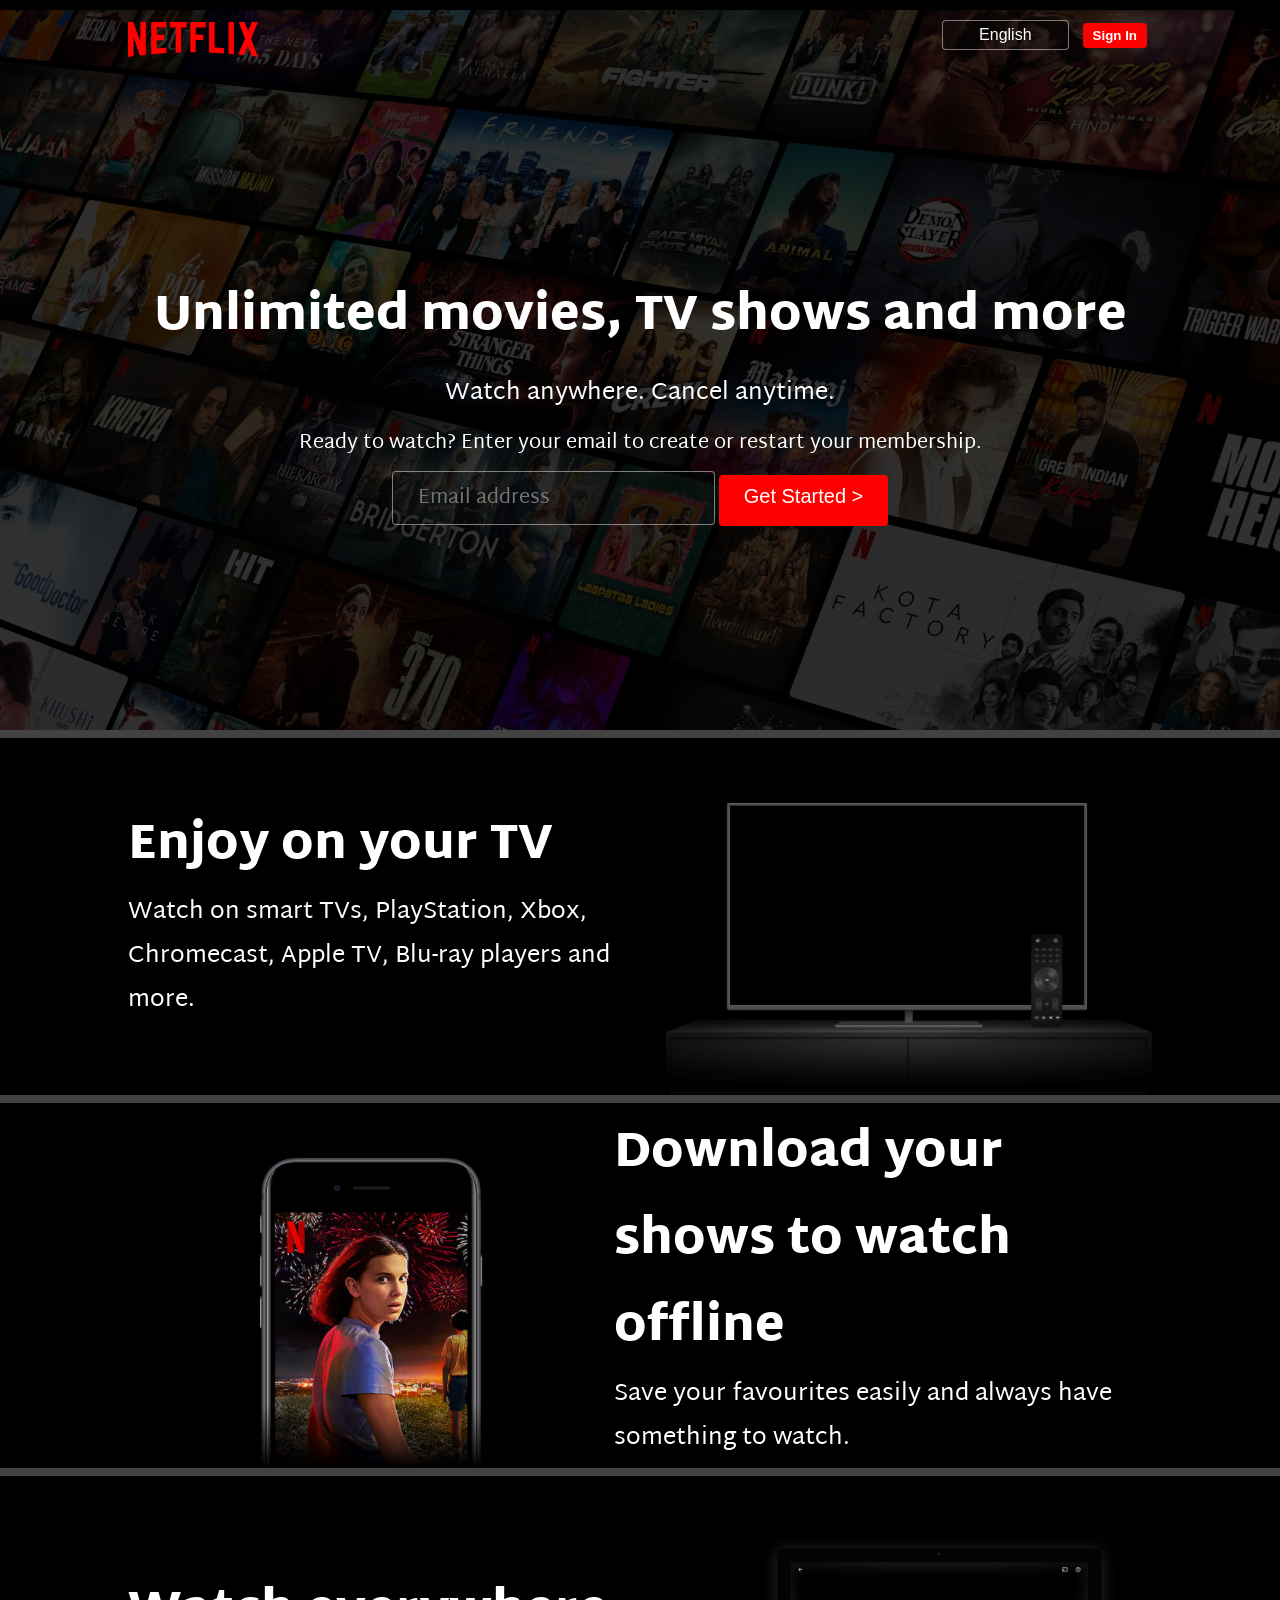
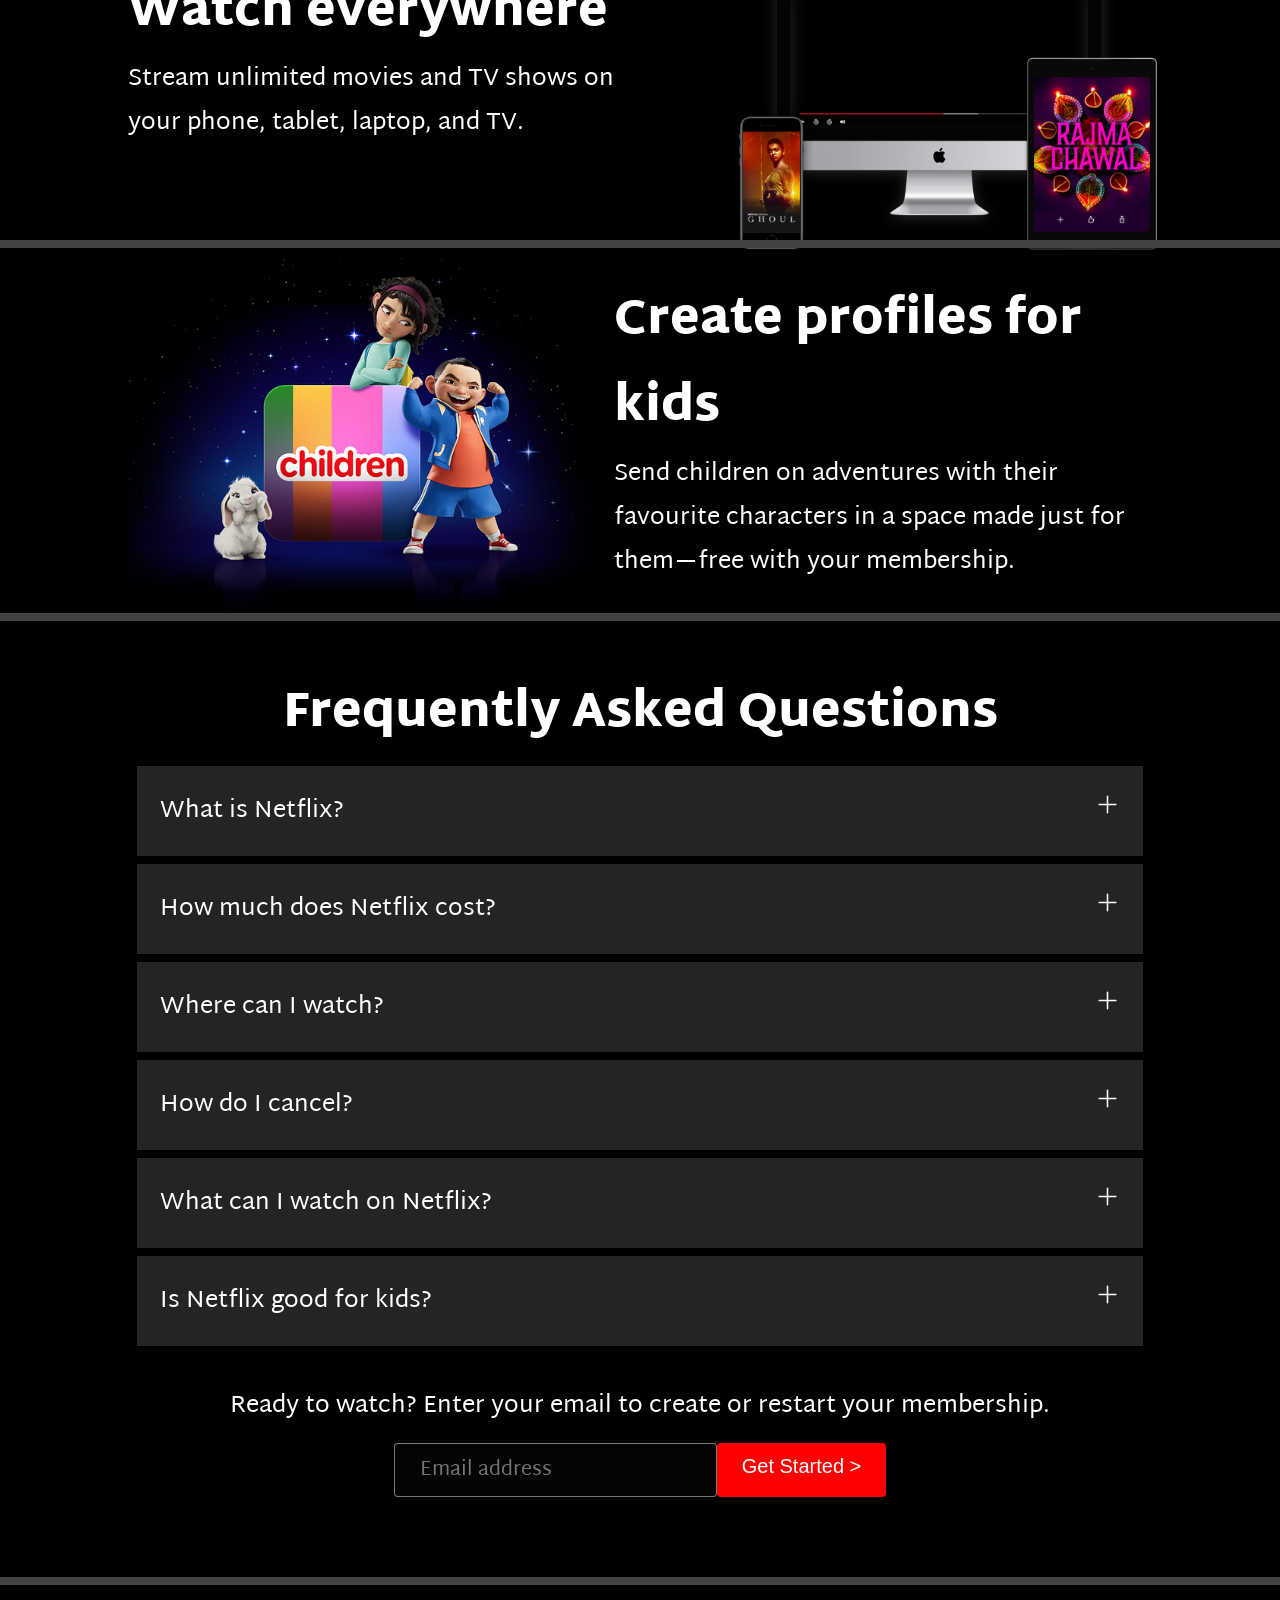
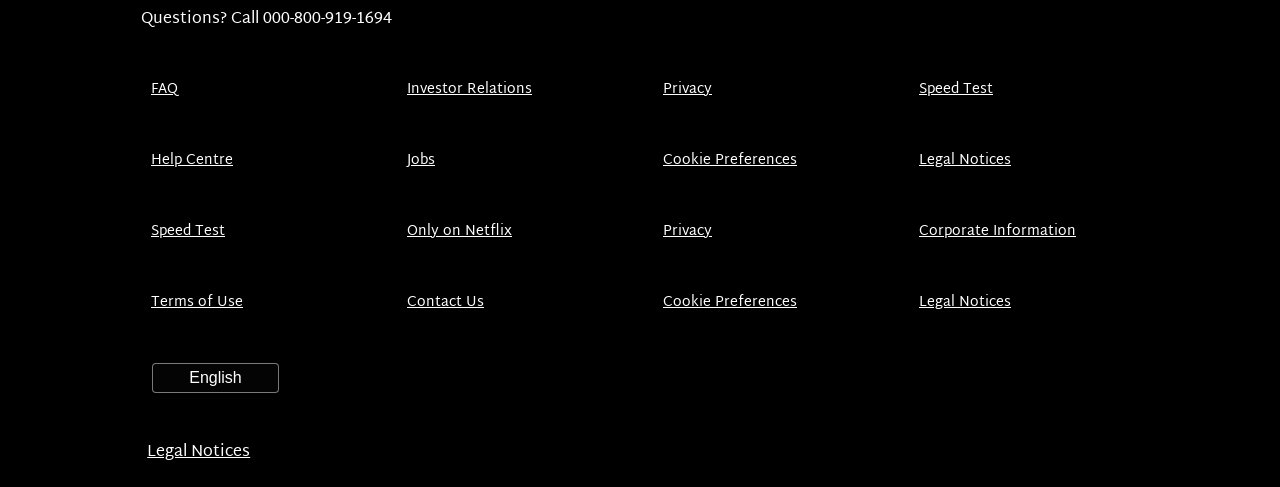
<file: index.html>
<!DOCTYPE html>
<html lang="en">
  <head>
    <meta charset="UTF-8" />
    <meta name="viewport" content="width=device-width, initial-scale=1.0" />
    <title>Netflix India – Watch TV Shows Online, Watch Movies Online</title>
    <link rel="stylesheet" href="/style.css" />
    <link rel="preconnect" href="https://fonts.googleapis.com" />
    <link rel="preconnect" href="https://fonts.gstatic.com" crossorigin />
    <link
      href="https://fonts.googleapis.com/css2?family=Martel+Sans:wght@200;300;400;600;700;800;900&display=swap"
      rel="stylesheet"
    />
  </head>
  <body>
    <div class="main">
      <nav>
        <span><img src="assets/images/logo.svg" width="55px" alt="" /></span>
        <div>
          <button class="btn">English</button>
          <button class="btn-red-sm">Sign In</button>
        </div>
      </nav>
      <div class="box"></div>
      <div class="hero">
        <span>Unlimited movies, TV shows and more</span>
        <span>Watch anywhere. Cancel anytime.</span>
        <span
          >Ready to watch? Enter your email to create or restart your
          membership.</span
        >
        <div>
          <input type="email" name="email" placeholder="Email address" id="" />
          <button class="btn-red">Get Started &gt;</button>
        </div>
      </div>
      <div class="separation"></div>
    </div>
    <section class="first">
      <div>
        <span>Enjoy on your TV</span>
        <span
          >Watch on smart TVs, PlayStation, Xbox, Chromecast, Apple TV, Blu-ray
          players and more.</span
        >
      </div>
      <div class="secimg">
        <img src="/assets/images/first.png" alt="" />
        <video src="/assets/videos/1.m4v" autoplay loop></video>
      </div>
    </section>
    <div class="separation"></div>
    <section class="first second">
      <div class="secimg">
        <img src="/assets/images/2.jpg" alt="" />
        <video src="assets/videos/3.m4v"></video>
      </div>
      <div>
        <span>Download your shows to watch offline</span>
        <span
          >Save your favourites easily and always have something to watch.</span
        >
      </div>
    </section>
    <div class="separation"></div>
    <section class="first third">
      <div>
        <span>Watch everywhere</span>
        <span
          >Stream unlimited movies and TV shows on your phone, tablet, laptop,
          and TV.</span
        >
      </div>
      <div class="secimg">
        <img src="/assets/images/3.png" alt="" />
        <video src="/assets/videos/3.m4v" autoplay loop></video>
      </div>
    </section>
    <div class="separation"></div>
    <section class="first fourth">
      <div class="secimg">
        <img src="/assets/images/4.png" alt="" />
        <video src="/assets/videos/1.m4v" autoplay loop></video>
      </div>
      <div>
        <span>Create profiles for kids</span>
        <span
          >Send children on adventures with their favourite characters in a
          space made just for them—free with your membership.</span
        >
      </div>
    </section>
    <div class="separation"></div>
    <div class="faq">
      <h2>Frequently Asked Questions</h2>
    </div>
    <div class="faq-box">
      <span>What is Netflix?</span>
      <span><img src="/assets/plus.svg.svg" alt="" /></span>
      
    </div>
    <div class="faq-box">
      <span>How much does Netflix cost?</span>
      <span><img src="/assets/plus.svg.svg" alt="" /></span>
    </div>
    <div class="faq-box">
      <span>Where can I watch?</span>
      <span><img src="/assets/plus.svg.svg" alt="" /></span>
      
    </div>
    <div class="faq-box">
      <span>How do I cancel?</span>
      <span><img src="/assets/plus.svg.svg" alt="" /></span>
    </div>
    <div class="faq-box">
      <span>What can I watch on Netflix?</span>
      <span><img src="/assets/plus.svg.svg" alt="" /></span>
    </div>
    <div class="faq-box">
      <span>Is Netflix good for kids?</span>
      <span><img src="/assets/plus.svg.svg" alt="" /></span>
    </div>
    <div class="faq-text">
      Ready to watch? Enter your email to create or restart your membership.
    </div>
    <div class="faq-bottom">
      <input type="email" name="email" placeholder="Email address" id="" />
      <button class="btn-red">Get Started &gt;</button>
    </div>
    <div class="separation"></div>
    <footer>
      <div class="ques">Questions? Call 000-800-919-1694</div>
      <div class="footer">
        <div class="footer-item">
          <a href="faq">FAQ</a>
          <a href="faq">Investor Relations</a>
          <a href="faq">Privacy</a>
          <a href="faq">Speed Test</a>
        </div>
        <div class="footer-item">
          <a href="faq">Help Centre</a>
          <a href="faq">Jobs</a>
          <a href="faq">Cookie Preferences</a>
          <a href="faq">Legal Notices</a>
        </div>
        <div class="footer-item">
          <a href="faq">Speed Test</a>
          <a href="faq">Only on Netflix</a>
          <a href="faq">Privacy</a>
          <a href="faq">Corporate Information</a>
        </div>
        <div class="footer-item">
          <a href="faq">Terms of Use</a>
          <a href="faq">Contact Us</a>
          <a href="faq">Cookie Preferences</a>
          <a href="faq">Legal Notices</a>
        </div>
      </div>
      <div class="footer-eng common-foot">
        <button class="btn">English</button>
      </div>
      <div class="footer-last common-foot">
        <a href="faq">Legal Notices</a>
      </div>
    </footer>
  </body>
</html>
</file>
<file: style.css>
* {
  font-family: "Martel Sans";
  margin: 0;
  padding: 0;
}
body {
  background-color: black;
}
.main {
  height: 80vh;
  background-image: url("/assets/images/bg1.jpg");
  background-position: center center;
  position: relative;
  background-size: max(1000px, 100vw);
  background-repeat: no-repeat;
}
.main .box {
  height: 80vh;
  width: 100%;
  background-color: black;
  opacity: 0.74;
  position: absolute;
  top: 0px;
}
nav {
  max-width: 80vw;
  margin: 10px auto;
  display: flex;
  justify-content: space-between;
  align-items: center;
  height: 50px;
}
nav img {
  color: red;
  width: 130px;
  position: relative;
  top: 10px;
  z-index: 10;
}
nav button {
  position: relative;
  z-index: 10;
}
.hero {
  color: white;
  height: calc(100% - 60px);
  display: flex;
  align-items: center;
  justify-content: center;
  flex-direction: column;
  position: relative;
  font-family: "Netflix Sans", "Helvetica Neue", "Segoe UI", Roboto, Ubuntu,
    sans-serif;
  gap: 10px;
  padding: 0px 40px;
}
.hero > :nth-child(1) {
  font-weight: 900;
  font-size: 48px;
  text-align: center;
}
.hero > :nth-child(2) {
  font-weight: 400;
  font-size: 24px;
  text-align: center;
}
.hero > :nth-child(3) {
  font-weight: 400;
  font-size: 20px;
  text-align: center;
}
.separation {
  height: 8px;
  background-color: #424242;
  position: relative;
  z-index: 20;
}
.btn {
  padding: 5px 36px;
  margin: 5px;
  color: white;
  border: 1px solid rgba(237, 237, 237, 0.5);
  background-color: rgba(23, 23, 23, 0.2);
  font-weight: 500;
  font-size: 16px;
  border-radius: 4px;
  font-family: "Netflix Sans", "Helvetica Neue", "Segoe UI", Roboto, Ubuntu,
    sans-serif;
}
.btn-red-sm {
  margin: 5px;
  padding: 5px 10px;
  background-color: red;
  border-radius: 4px;
  color: white;
  font-weight: bold;
  /* font-size: large; */
  font-family: "Netflix Sans", "Helvetica Neue", "Segoe UI", Roboto, Ubuntu,
    sans-serif;
  cursor: pointer;
  border: 0px;
}
.btn-red {
  padding: 10px 25px;
  padding-bottom: 18px;
  background-color: red;
  border-radius: 4px;
  border: none;
  color: white;
  font-weight: 500;
  font-size: 20px;
  font-family: "Netflix Sans", "Helvetica Neue", "Segoe UI", sans-serif;
  cursor: pointer;
}
.main input {
  font-size: 20px;
  font-weight: 500;
  padding: 8px 25px;
  border-radius: 4px;
  color: white;
  border: 1px solid rgba(237, 237, 237, 0.5);
  background-color: rgba(23, 23, 23, 0.2);
}
/* section */
.first {
  display: flex;
  justify-content: center;
  align-items: center;
  max-width: 80vw;
  margin: auto;
  color: white;
}
.secimg {
  position: relative;
}
.secimg img {
  width: 38vw;
  position: relative;
  z-index: 10;
}
.secimg video {
  position: absolute;
  top: 100px;
  right: 50px;
}
section.first > div {
  display: flex;
  flex-direction: column;
}
.first > div :first-child {
  font-weight: 900;
  font-size: 48px;
}
.first > div :nth-child(2) {
  font-size: 24px;
}
.third .secimg img {
  position: relative;
  top: 47px;
  left: 33px;
}
.third video {
  width: 25vw;
}
.faq {
  color: white;
  background-color: black;
}
.faq h2 {
  text-align: center;
  padding-top: 50px;
  font-size: 48px;
  font-weight: 900;
}
.faq-box {
  font-family: "Netflix Sans", "Helvetica Neue", "Segoe UI", sans-serif;
  font-size: 24px;
  display: flex;
  align-items: center;
  justify-content: space-between;
  padding: 23px;
  background-color: rgb(36, 36, 36);
  color: white;
  max-width: 75vw;
  margin: 8px auto;
  transition: all 1s ease-out;
}
.faq-box:hover {
  cursor: pointer;
  background-color: rgb(104, 104, 104);
}
.faq-box span img {
  width: 25px;
}

.faq-text {
  padding-top: 30px;
  color: white;
  font-size: 24px;
  text-align: center;
}
.faq-bottom {
  display: flex;
  justify-content: center;
  padding: 15px 0px 80px 0px;
}
.faq-bottom input {
  font-size: 20px;
  font-weight: 500;
  padding: 8px 25px;
  border-radius: 4px;
  color: white;
  border: 1px solid rgba(237, 237, 237, 0.5);
  background-color: rgba(23, 23, 23, 0.2);
}

footer .footer-item {
  display: grid;
  grid-template-columns: 1fr 1fr 1fr 1fr;
}
footer .ques {
  padding: 20px;
  color: white;
  max-width: 78vw;
  margin: auto;
}
.footer-item {
  display: flex;
  flex-direction: column;
}
.footer-item a {
  color: white;
  font-size: 14px;
  padding: 23px;
}
.footer {
  max-width: 80vw;
  margin: auto;
  gap: 23px;
}
.common-foot {
  padding: 20px;
  max-width: 77vw;
  margin: auto;
}
.common-foot a {
  color: white;
}
</file>
